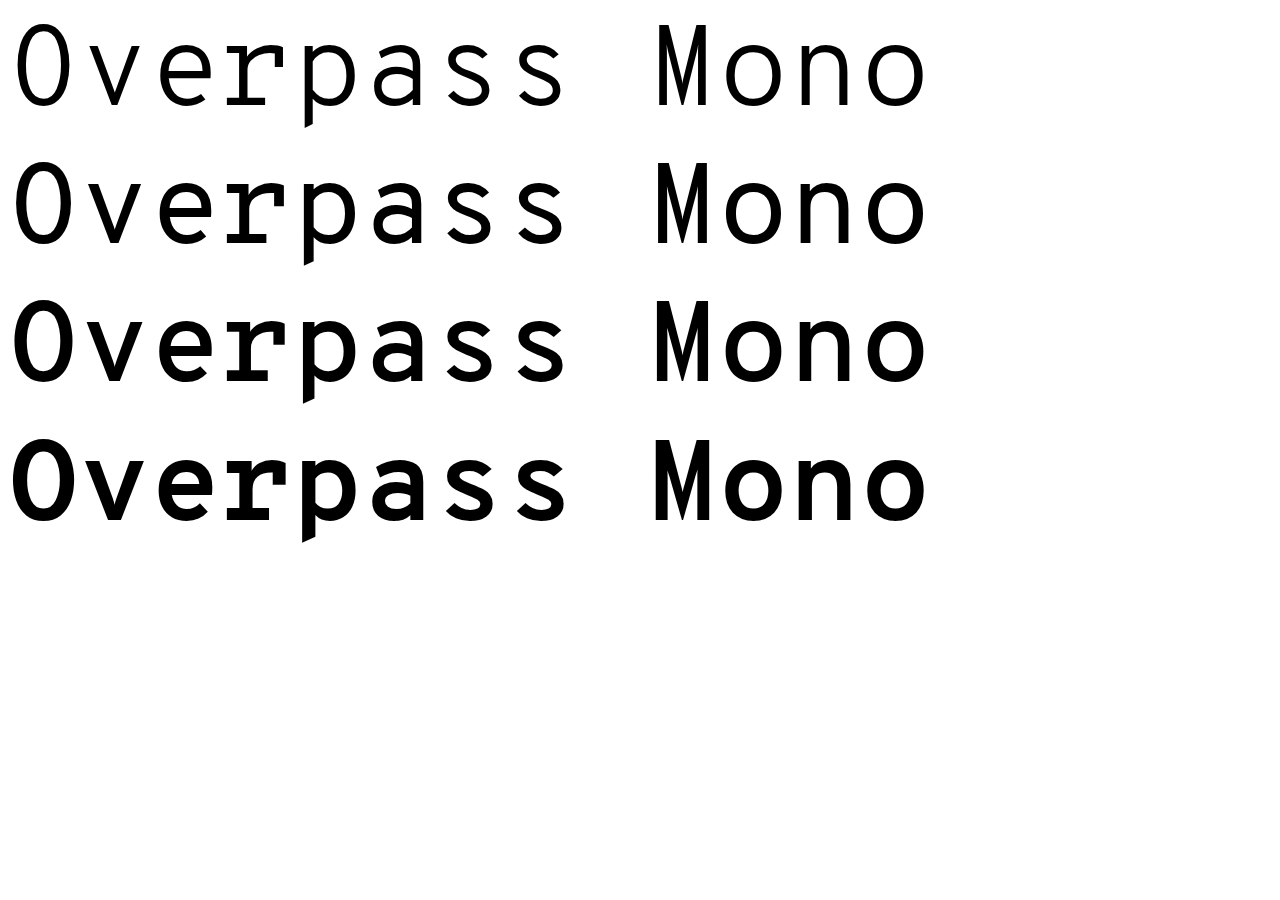
<file: src/main/resources/META-INF/resources/css/assets/fonts/overpass-mono-webfont/example.html>
<!doctype html>
<html class="no-js" lang="">
    <head>
      <link rel="stylesheet" href="overpass-mono.css" />
      <style>body{font-family: overpass-mono, monospace; font-size:9vw; }
      p{margin:0; line-height:1.2em; padding:0;}</style>
</head>
<body>
  <p style="font-weight:300">Overpass Mono</p>
  <p style="font-weight:400">Overpass Mono</p>
  <p style="font-weight:500">Overpass Mono</p>
  <p style="font-weight:600">Overpass Mono</p>

</body>
</html>
</file>
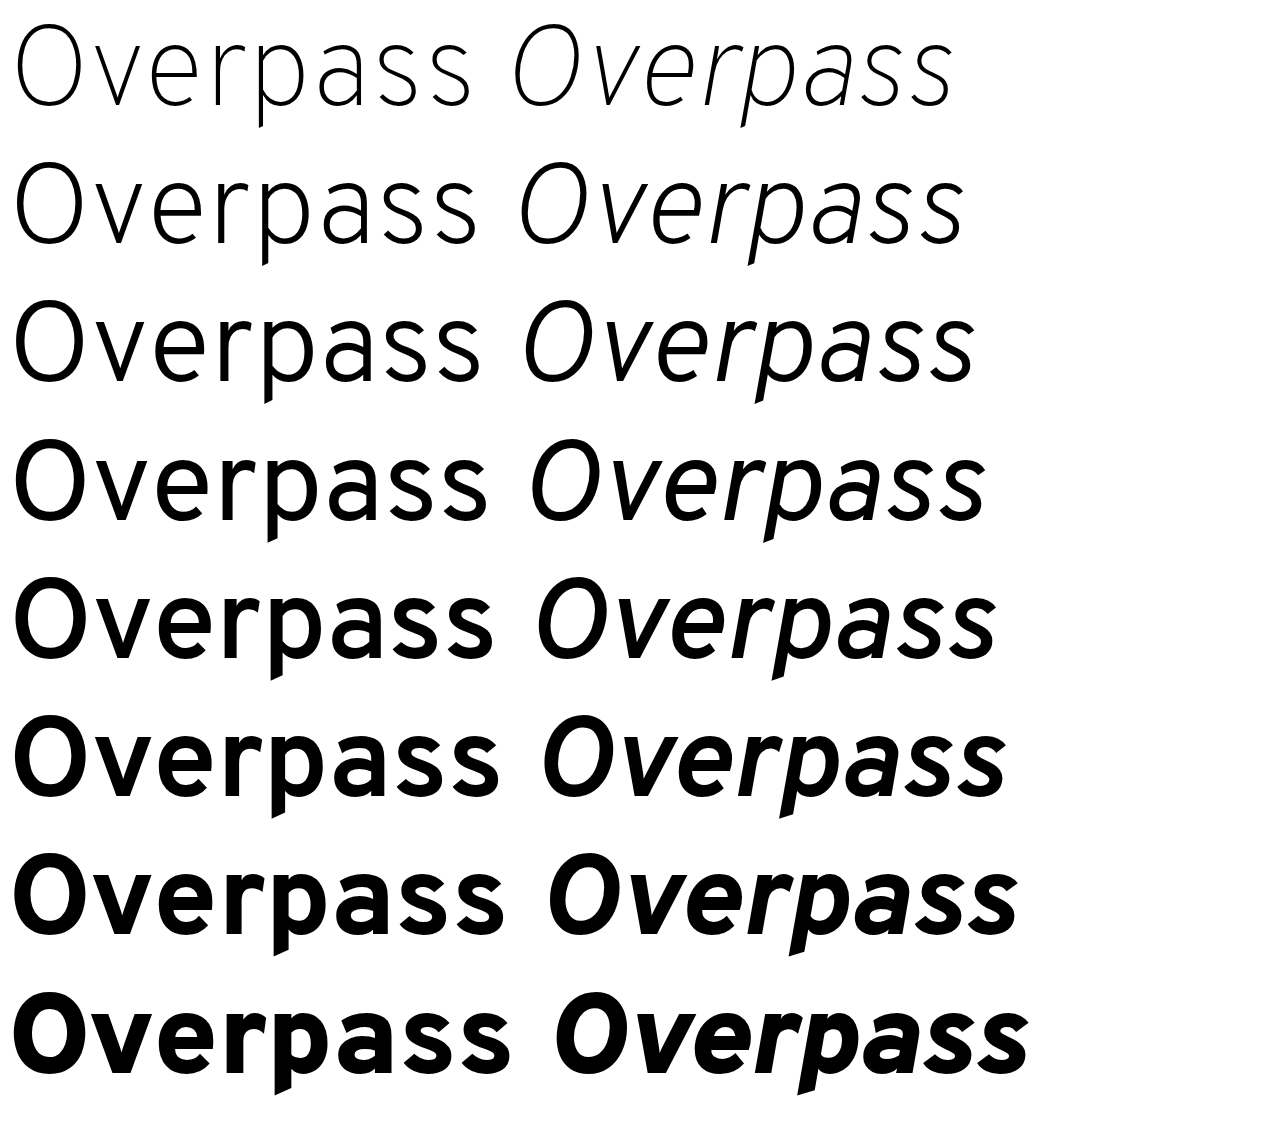
<file: src/main/resources/META-INF/resources/css/assets/fonts/overpass-webfont/example.html>
<!doctype html>
<html class="no-js" lang="">
    <head>
      <link rel="stylesheet" href="overpass.css" />
      <style>body{font-family: overpass, sans-serif; font-size:9vw; }
      p{margin:0; line-height:1.2em; padding:0;}</style>
</head>
<body>
  <p style="font-weight:200">Overpass <i>Overpass</i></p>
  <p style="font-weight:300">Overpass <i>Overpass</i></p>
  <p style="font-weight:400">Overpass <i>Overpass</i></p>
  <p style="font-weight:500">Overpass <i>Overpass</i></p>
  <p style="font-weight:600">Overpass <i>Overpass</i></p>
  <p style="font-weight:700">Overpass <i>Overpass</i></p>
  <p style="font-weight:800">Overpass <i>Overpass</i></p>
  <p style="font-weight:900">Overpass <i>Overpass</i></p>
</body>
</html>
</file>
<file: src/main/resources/META-INF/resources/css/assets/fonts/overpass-mono-webfont/overpass-mono.css>
@font-face {
  font-family: 'overpass-mono';
  src: url('overpass-mono-light.eot');
  src: url('overpass-mono-light.eot?#iefix') format('embedded-opentype'),
       url('overpass-mono-light.woff2') format('woff2'),
       url('overpass-mono-light.woff') format('woff'),
       url('overpass-mono-light.ttf')  format('truetype');
       font-weight: 300;
       font-style: normal;
}



@font-face {
  font-family: 'overpass-mono';
  src: url('overpass-mono-regular.eot');
  src: url('overpass-mono-regular.eot?#iefix') format('embedded-opentype'),
       url('overpass-mono-regular.woff2') format('woff2'),
       url('overpass-mono-regular.woff') format('woff'),
       url('overpass-mono-regular.ttf')  format('truetype');
       font-weight: 400;
       font-style: normal;
}



@font-face {
  font-family: 'overpass-mono';
  src: url('overpass-mono-semibold.eot');
  src: url('overpass-mono-semibold.eot?#iefix') format('embedded-opentype'),
       url('overpass-mono-semibold.woff2') format('woff2'),
       url('overpass-mono-semibold.woff') format('woff'),
       url('overpass-mono-semibold.ttf')  format('truetype');
       font-weight: 500;
       font-style: normal;
}



@font-face {
  font-family: 'overpass-mono';
  src: url('overpass-mono-bold.eot');
  src: url('overpass-mono-bold.eot?#iefix') format('embedded-opentype'),
       url('overpass-mono-bold.woff2') format('woff2'),
       url('overpass-mono-bold.woff') format('woff'),
       url('overpass-mono-bold.ttf')  format('truetype');
       font-weight: 600;
       font-style: normal;
}
</file>
<file: src/main/resources/META-INF/resources/css/assets/fonts/overpass-webfont/overpass.css>
@font-face {
  font-family: 'overpass';
  src: url('overpass-thin.eot');
  src: url('overpass-thin.eot?#iefix') format('embedded-opentype'),
       url('overpass-thin.woff2') format('woff2'),
       url('overpass-thin.woff') format('woff'),
       url('overpass-thin.ttf')  format('truetype');
       font-weight: 200;
       font-style: normal;
}

@font-face {
  font-family: 'overpass';
  src: url('overpass-thin-italic.eot');
  src: url('overpass-thin-italic.eot?#iefix') format('embedded-opentype'),
       url('overpass-thin-italic.woff2') format('woff2'),
       url('overpass-thin-italic.woff') format('woff'),
       url('overpass-thin-italic.ttf')  format('truetype');
       font-weight: 200;
       font-style: italic;
}


@font-face {
  font-family: 'overpass';
  src: url('overpass-extralight.eot');
  src: url('overpass-extralight.eot?#iefix') format('embedded-opentype'),
       url('overpass-extralight.woff2') format('woff2'),
       url('overpass-extralight.woff') format('woff'),
       url('overpass-extralight.ttf')  format('truetype');
       font-weight: 300;
       font-style: normal;
}

@font-face {
  font-family: 'overpass';
  src: url('overpass-extralight-italic.eot');
  src: url('overpass-extralight-italic.eot?#iefix') format('embedded-opentype'),
       url('overpass-extralight-italic.woff2') format('woff2'),
       url('overpass-extralight-italic.woff') format('woff'),
       url('overpass-extralight-italic.ttf')  format('truetype');
       font-weight: 300;
       font-style: italic;
}



@font-face {
  font-family: 'overpass';
  src: url('overpass-light.eot');
  src: url('overpass-light.eot?#iefix') format('embedded-opentype'),
       url('overpass-light.woff2') format('woff2'),
       url('overpass-light.woff') format('woff'),
       url('overpass-light.ttf')  format('truetype');
       font-weight: 400;
       font-style: normal;
}

@font-face {
  font-family: 'overpass';
  src: url('overpass-light-italic.eot');
  src: url('overpass-light-italic.eot?#iefix') format('embedded-opentype'),
       url('overpass-light-italic.woff2') format('woff2'),
       url('overpass-light-italic.woff') format('woff'),
       url('overpass-light-italic.ttf')  format('truetype');
       font-weight: 400;
       font-style: italic;
}



@font-face {
  font-family: 'overpass';
  src: url('overpass-regular.eot');
  src: url('overpass-regular.eot?#iefix') format('embedded-opentype'),
       url('overpass-regular.woff2') format('woff2'),
       url('overpass-regular.woff') format('woff'),
       url('overpass-regular.ttf')  format('truetype');
       font-weight: 500;
       font-style: normal;
}

@font-face {
  font-family: 'overpass';
  src: url('overpass-italic.eot');
  src: url('overpass-italic.eot?#iefix') format('embedded-opentype'),
       url('overpass-italic.woff2') format('woff2'),
       url('overpass-italic.woff') format('woff'),
       url('overpass-italic.ttf')  format('truetype');
       font-weight: 500;
       font-style: italic;
}




@font-face {
  font-family: 'overpass';
  src: url('overpass-semibold.eot');
  src: url('overpass-semibold.eot?#iefix') format('embedded-opentype'),
       url('overpass-semibold.woff2') format('woff2'),
       url('overpass-semibold.woff') format('woff'),
       url('overpass-semibold.ttf')  format('truetype');
       font-weight: 600;
       font-style: normal;
}

@font-face {
  font-family: 'overpass';
  src: url('overpass-semibold-italic.eot');
  src: url('overpass-semibold-italic.eot?#iefix') format('embedded-opentype'),
       url('overpass-semibold-italic.woff2') format('woff2'),
       url('overpass-semibold-italic.woff') format('woff'),
       url('overpass-semibold-italic.ttf')  format('truetype');
       font-weight: 600;
       font-style: italic;
}




@font-face {
  font-family: 'overpass';
  src: url('overpass-bold.eot');
  src: url('overpass-bold.eot?#iefix') format('embedded-opentype'),
       url('overpass-bold.woff2') format('woff2'),
       url('overpass-bold.woff') format('woff'),
       url('overpass-bold.ttf')  format('truetype');
       font-weight: 700;
       font-style: normal;
}

@font-face {
  font-family: 'overpass';
  src: url('overpass-bold-italic.eot');
  src: url('overpass-bold-italic.eot?#iefix') format('embedded-opentype'),
       url('overpass-bold-italic.woff2') format('woff2'),
       url('overpass-bold-italic.woff') format('woff'),
       url('overpass-bold-italic.ttf')  format('truetype');
       font-weight: 700;
       font-style: italic;
}



@font-face {
  font-family: 'overpass';
  src: url('overpass-extrabold.eot');
  src: url('overpass-extrabold.eot?#iefix') format('embedded-opentype'),
       url('overpass-extrabold.woff2') format('woff2'),
       url('overpass-extrabold.woff') format('woff'),
       url('overpass-extrabold.ttf')  format('truetype');
       font-weight: 800;
       font-style: normal;
}

@font-face {
  font-family: 'overpass';
  src: url('overpass-extrabold-italic.eot');
  src: url('overpass-extrabold-italic.eot?#iefix') format('embedded-opentype'),
       url('overpass-extrabold-italic.woff2') format('woff2'),
       url('overpass-extrabold-italic.woff') format('woff'),
       url('overpass-extrabold-italic.ttf')  format('truetype');
       font-weight: 800;
       font-style: italic;
}


@font-face {
  font-family: 'overpass';
  src: url('overpass-heavy.eot');
  src: url('overpass-heavy.eot?#iefix') format('embedded-opentype'),
       url('overpass-heavy.woff2') format('woff2'),
       url('overpass-heavy.woff') format('woff'),
       url('overpass-heavy.ttf')  format('truetype');
       font-weight: 900;
       font-style: normal;
}

@font-face {
  font-family: 'overpass';
  src: url('overpass-heavy-italic.eot');
  src: url('overpass-heavy-italic.eot?#iefix') format('embedded-opentype'),
       url('overpass-heavy-italic.woff2') format('woff2'),
       url('overpass-heavy-italic.woff') format('woff'),
       url('overpass-heavy-italic.ttf')  format('truetype');
       font-weight: 900;
       font-style: italic;
}
</file>
